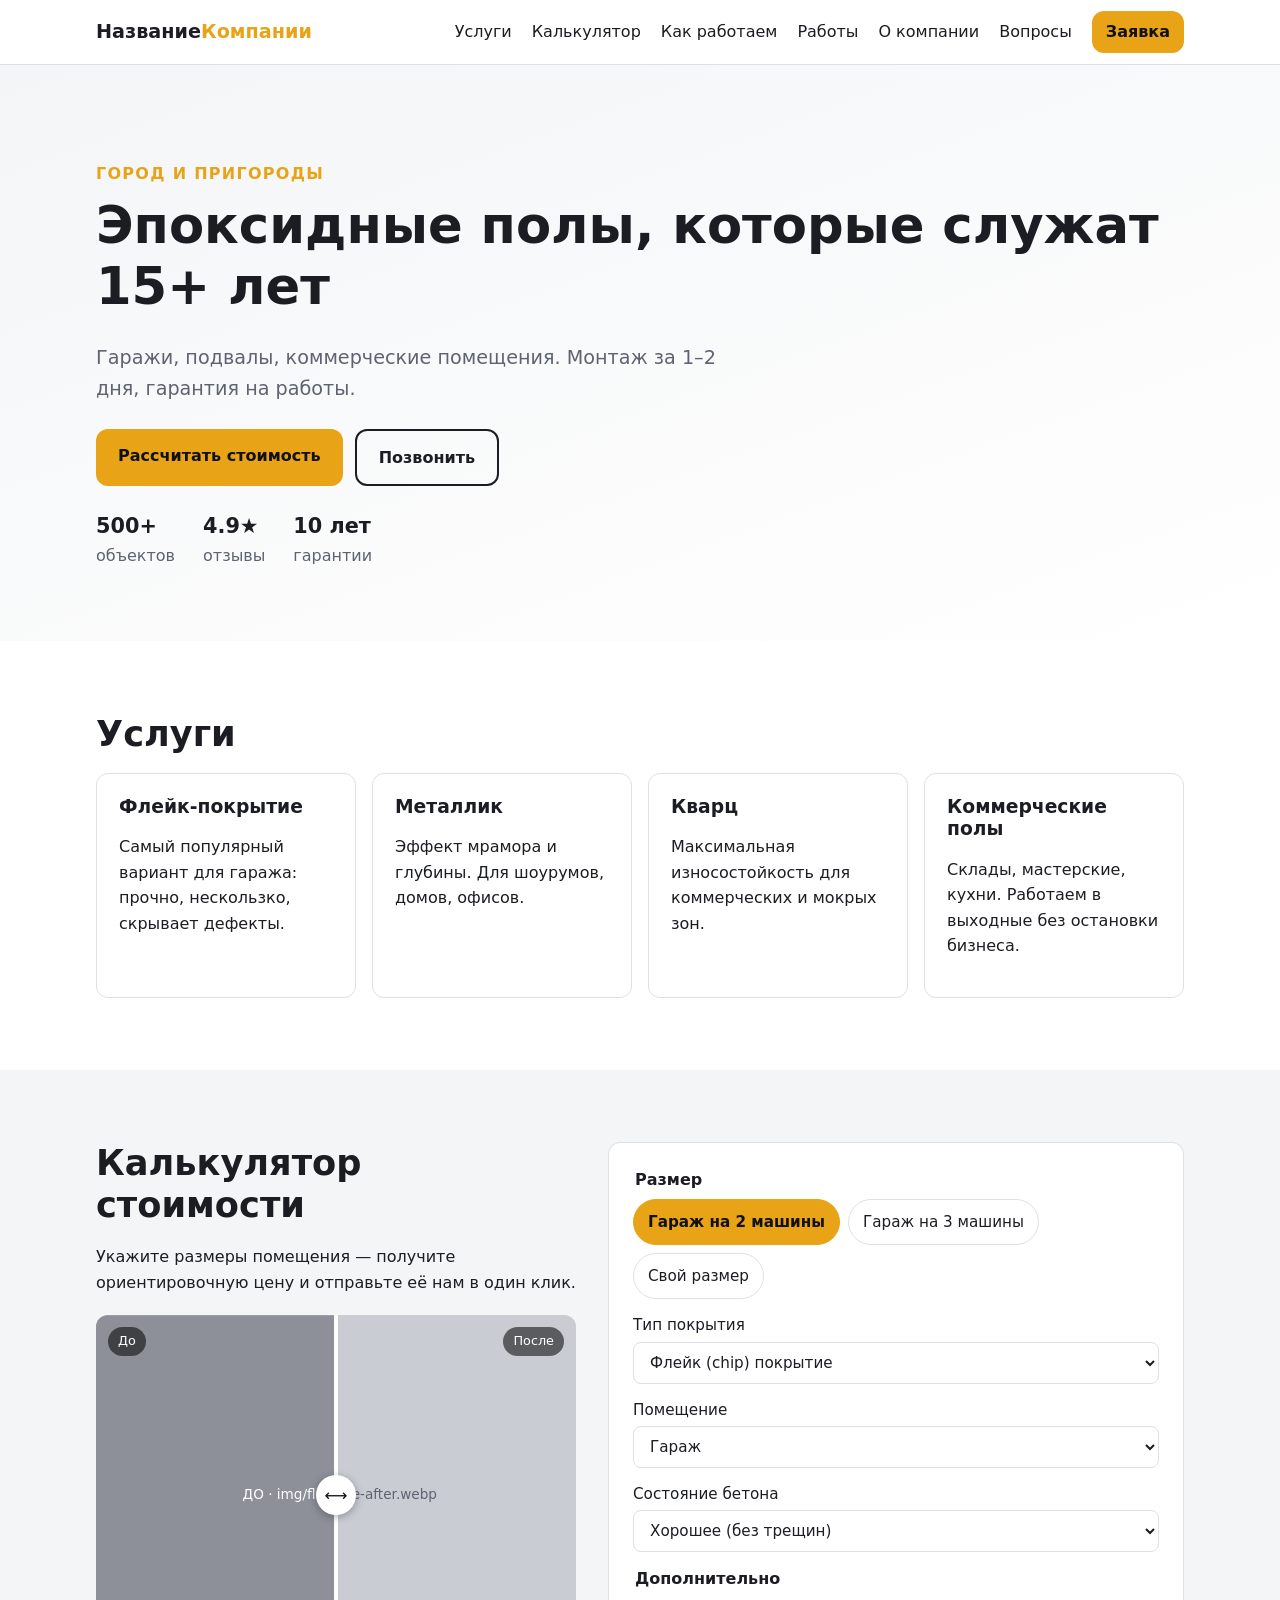
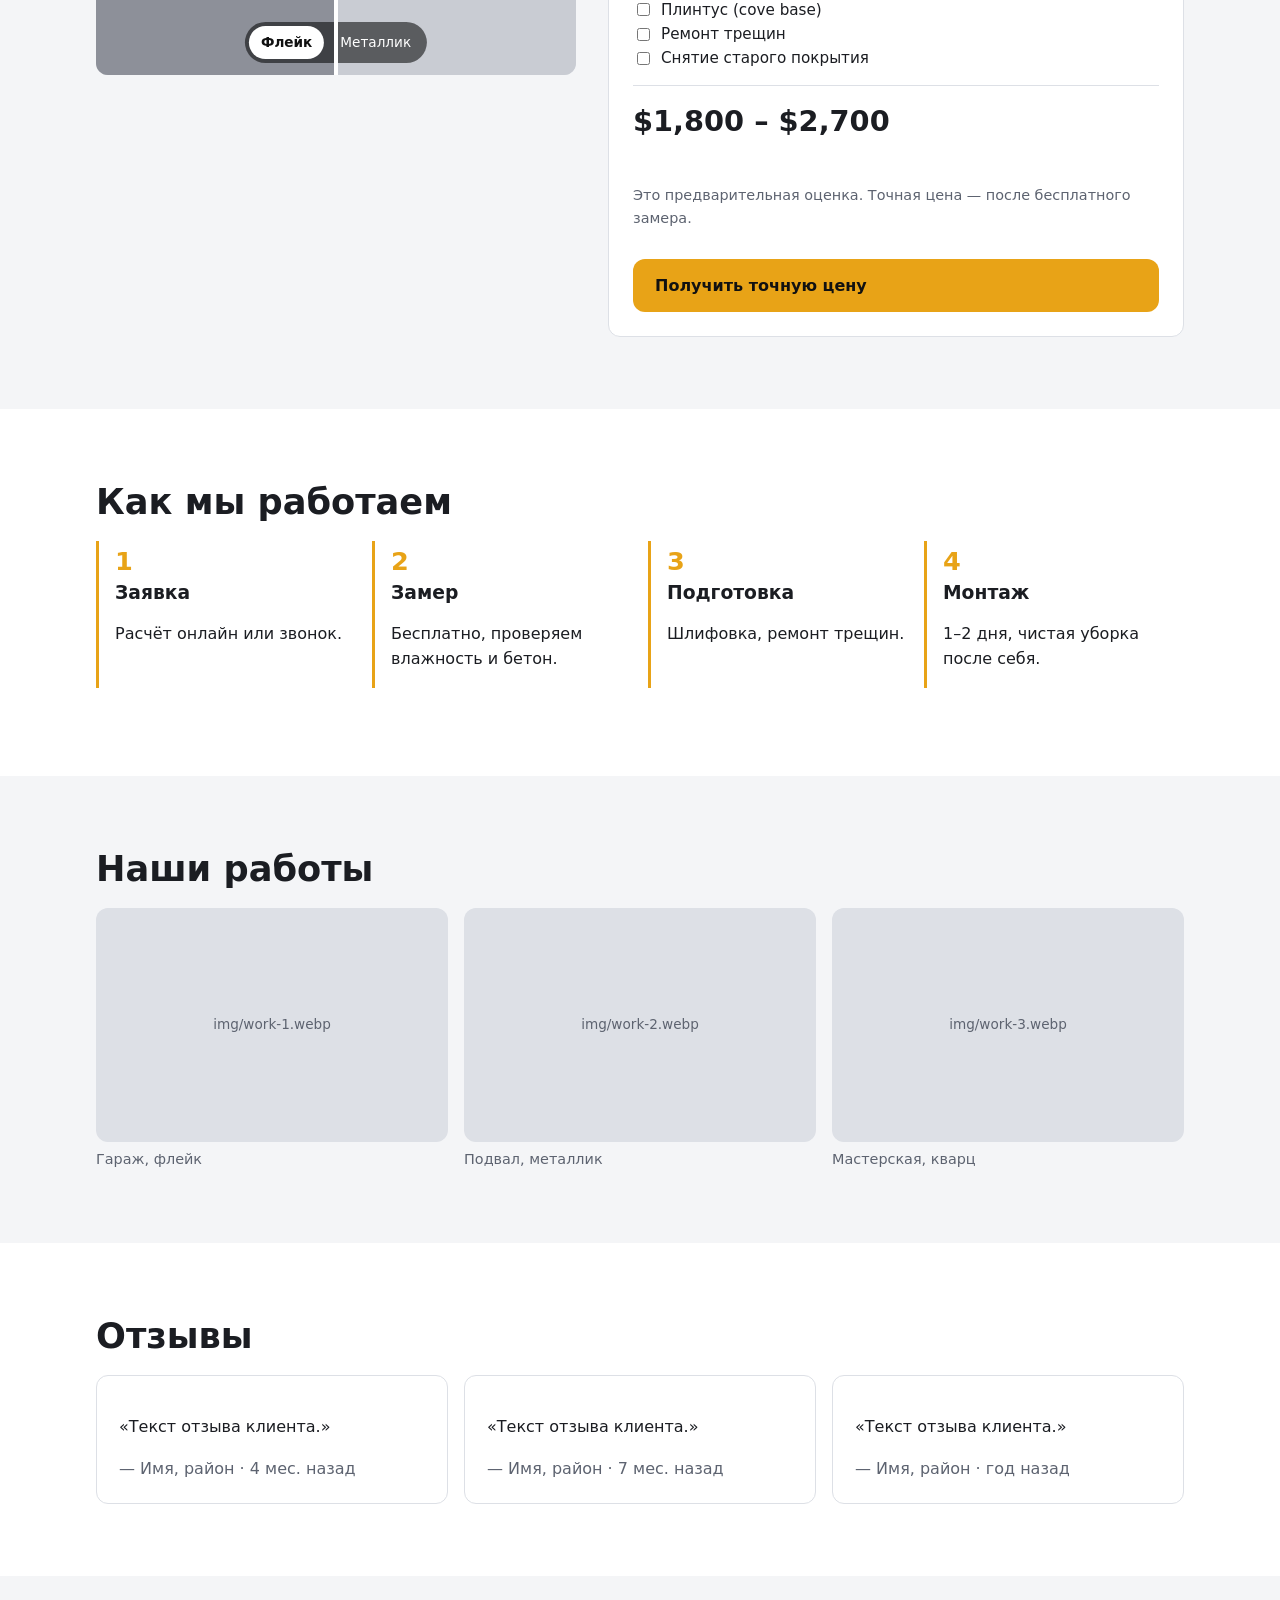
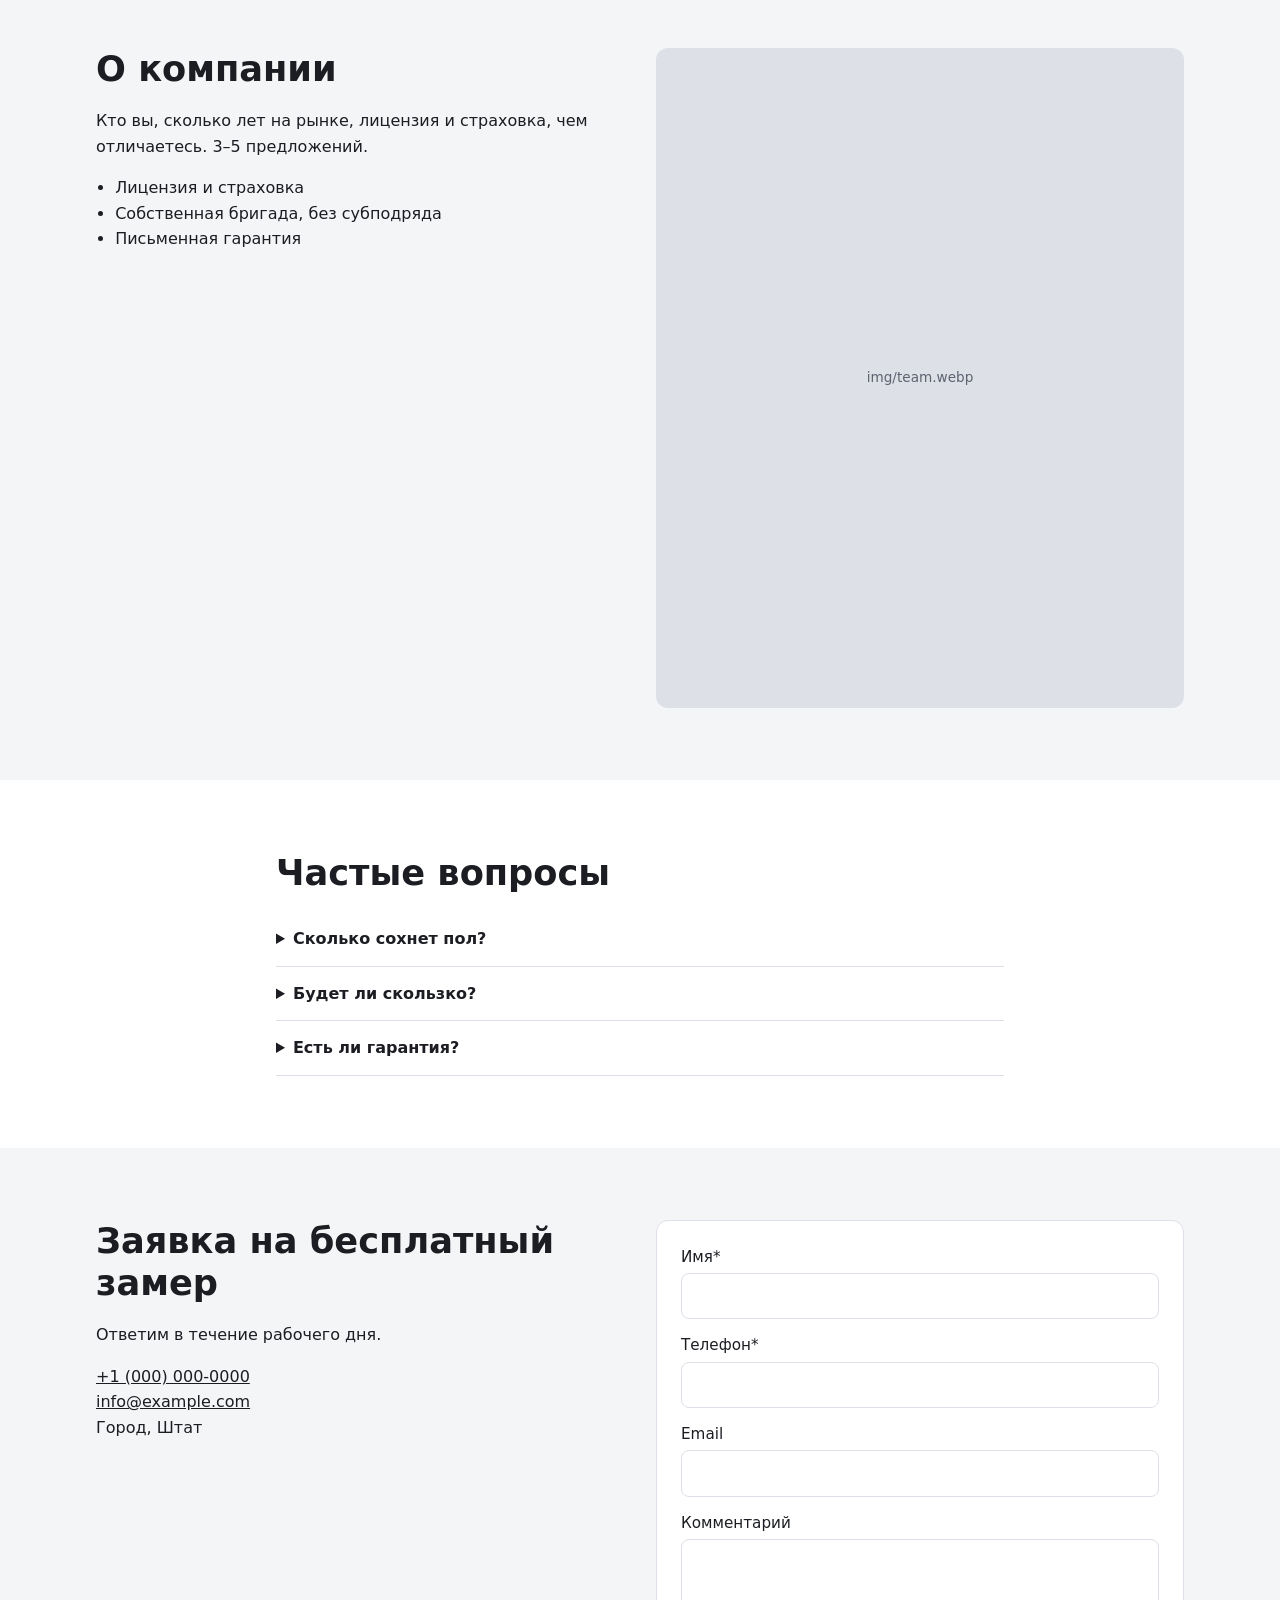
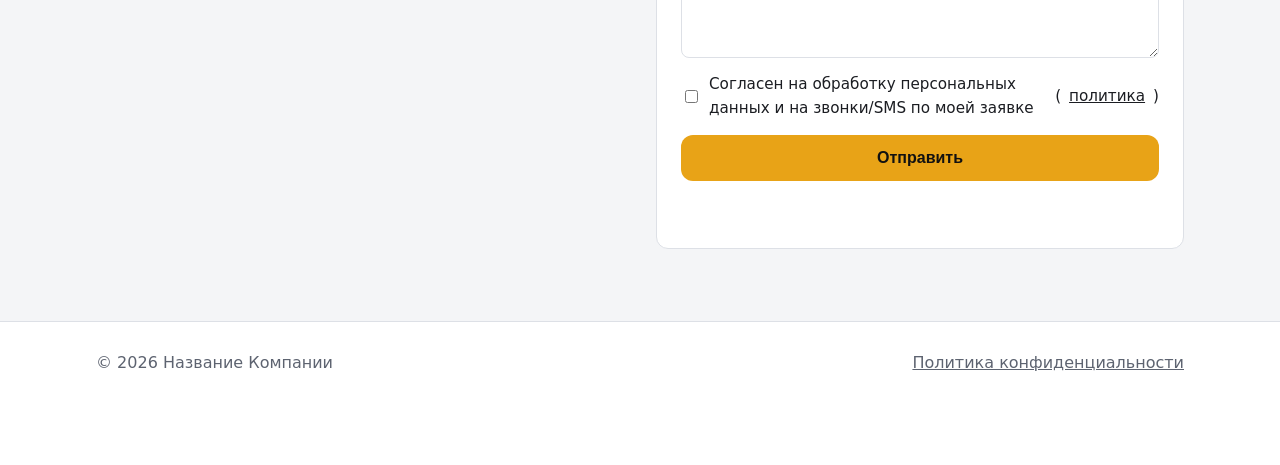
<file: templates/calculator-site-template/index.html>
<!doctype html>
<html lang="ru">
<head>
  <meta charset="utf-8">
  <meta name="viewport" content="width=device-width, initial-scale=1">
  <!--
    БЕЗОПАСНОСТЬ: Content-Security-Policy.
    Скрипты только из своих файлов (никакого inline-JS, никаких onclick="").
    Если подключаете обработчик формы — добавьте его домен в connect-src,
    например: connect-src 'self' https://formspree.io;
    На хостинге лучше отдавать CSP HTTP-заголовком (см. README, раздел "Заголовки").
  -->
  <meta http-equiv="Content-Security-Policy"
        content="default-src 'self'; script-src 'self'; style-src 'self'; img-src 'self' data:; font-src 'self'; connect-src 'self'; form-action 'self' mailto:; base-uri 'self'; object-src 'none'">
  <meta name="referrer" content="strict-origin-when-cross-origin">

  <title>Название Компании — Эпоксидные полы в Городе</title>
  <meta name="description" content="Эпоксидные и полиаспартовые полы для гаражей, подвалов и коммерческих помещений. Онлайн-калькулятор стоимости и бесплатный замер.">
  <link rel="canonical" href="https://example.com/">
  <meta property="og:title" content="Название Компании — Эпоксидные полы">
  <meta property="og:description" content="Рассчитайте стоимость пола онлайн за 30 секунд.">
  <meta property="og:type" content="website">

  <!-- SEO: карточка компании для Google (LocalBusiness). Это данные, а не скрипт — CSP её не блокирует.
       Заполните реальными значениями; лишние поля удалите. -->
  <script type="application/ld+json">
  {
    "@context": "https://schema.org",
    "@type": "HomeAndConstructionBusiness",
    "name": "Название Компании",
    "url": "https://example.com/",
    "telephone": "+1-000-000-0000",
    "email": "info@example.com",
    "areaServed": "Город и пригороды",
    "address": { "@type": "PostalAddress", "addressLocality": "Город", "addressRegion": "Штат", "addressCountry": "US" },
    "openingHours": "Mo-Sa 08:00-18:00",
    "priceRange": "$$"
  }
  </script>

  <link rel="stylesheet" href="styles.css">
  <script src="config.js" defer></script>
  <script src="app.js" defer></script>
</head>
<body>

<a class="skip-link" href="#main">Перейти к содержимому</a>

<!-- ============================================================
     БЛОК: ПРОМО-ПОЛОСА — текст и дата окончания задаются в config.js (promo).
     После даты окончания полоса скрывается сама. Не нужна — удалите блок.
     ============================================================ -->
<a id="promo" class="promo" href="#calc" hidden></a>

<!-- ============================================================
     БЛОК: ШАПКА / НАВИГАЦИЯ
     Пункты меню должны совпадать с id блоков ниже (#about, #calc ...).
     ============================================================ -->
<header class="site-header">
  <div class="container header-row">
    <a class="logo" href="#top">Название<span>Компании</span></a>
    <button class="nav-toggle" type="button" aria-expanded="false" aria-controls="nav">Меню</button>
    <nav id="nav" class="nav" aria-label="Основное меню">
      <a href="#services">Услуги</a>
      <a href="#calc">Калькулятор</a>
      <a href="#process">Как работаем</a>
      <a href="#gallery">Работы</a>
      <a href="#about">О компании</a>
      <a href="#faq">Вопросы</a>
      <a class="btn btn-small" href="#contact">Заявка</a>
    </nav>
  </div>
</header>

<main id="main">

<!-- ============================================================
     БЛОК: HERO (первый экран) — главный оффер + 2 CTA
     ============================================================ -->
<section id="top" class="hero">
  <div class="container">
    <p class="eyebrow">Город и пригороды</p>
    <h1>Эпоксидные полы, которые служат 15+ лет</h1>
    <p class="lead">Гаражи, подвалы, коммерческие помещения. Монтаж за 1–2 дня, гарантия на работы.</p>
    <div class="hero-cta">
      <a class="btn" href="#calc">Рассчитать стоимость</a>
      <a class="btn btn-ghost" data-phone-link href="#contact">Позвонить</a>
    </div>
    <ul class="trust-row">
      <li><strong>500+</strong> объектов</li>
      <li><strong>4.9★</strong> отзывы</li>
      <li><strong>10 лет</strong> гарантии</li>
    </ul>
  </div>
</section>

<!-- ============================================================
     БЛОК: УСЛУГИ / ИНФО — карточки. Копируйте <article> для новой услуги.
     ============================================================ -->
<section id="services" class="section">
  <div class="container">
    <h2>Услуги</h2>
    <div class="cards">
      <article class="card">
        <h3>Флейк-покрытие</h3>
        <p>Самый популярный вариант для гаража: прочно, нескользко, скрывает дефекты.</p>
      </article>
      <article class="card">
        <h3>Металлик</h3>
        <p>Эффект мрамора и глубины. Для шоурумов, домов, офисов.</p>
      </article>
      <article class="card">
        <h3>Кварц</h3>
        <p>Максимальная износостойкость для коммерческих и мокрых зон.</p>
      </article>
      <article class="card">
        <h3>Коммерческие полы</h3>
        <p>Склады, мастерские, кухни. Работаем в выходные без остановки бизнеса.</p>
      </article>
    </div>
  </div>
</section>

<!-- ============================================================
     БЛОК: КАЛЬКУЛЯТОР (#calc)
     Варианты в списках заполняются автоматически из config.js.
     Здесь менять только тексты.
     ============================================================ -->
<section id="calc" class="section section-alt">
  <div class="container calc-grid">
    <div>
      <h2>Калькулятор стоимости</h2>
      <p>Укажите размеры помещения — получите ориентировочную цену и отправьте её нам в один клик.</p>

      <!-- ПОД-БЛОК: СЛАЙДЕР «ДО / ПОСЛЕ». Тяните ручку мышью, пальцем или стрелками.
           Кнопки над слайдером переключают пары фото (data-pair). Замените .ph на <img>:
           <img src="img/flake-after.webp" alt="Гараж после: серый флейк" width="800" height="600"> -->
      <div class="ba" id="ba" data-pair="flake">
        <div class="ba-layer ba-after">
          <div class="ph ba-ph" data-pair="flake">ПОСЛЕ · img/flake-after.webp</div>
          <div class="ph ba-ph" data-pair="metallic">ПОСЛЕ · img/metallic-after.webp</div>
        </div>
        <div class="ba-layer ba-before">
          <div class="ph ba-ph" data-pair="flake">ДО · img/flake-before.webp</div>
          <div class="ph ba-ph" data-pair="metallic">ДО · img/metallic-before.webp</div>
        </div>
        <span class="ba-tag l">До</span><span class="ba-tag r">После</span>
        <div class="ba-pairs" role="radiogroup" aria-label="Вариант покрытия">
          <button type="button" role="radio" aria-checked="true" data-pair="flake">Флейк</button>
          <button type="button" role="radio" aria-checked="false" data-pair="metallic">Металлик</button>
        </div>
        <span class="ba-knob" id="ba-knob" role="slider" tabindex="0" aria-label="Сравнение до и после"
              aria-valuemin="0" aria-valuemax="100" aria-valuenow="50"></span>
      </div>
    </div>

    <form id="calc-form" class="calc" novalidate>
      <!-- Пресеты размеров берутся из config.js (presets). Пустой список — блок скрывается. -->
      <fieldset id="calc-presets-wrap">
        <legend>Размер</legend>
        <div id="calc-presets" class="seg"></div>
      </fieldset>

      <fieldset id="calc-manual">
        <legend>Площадь</legend>
        <div class="row">
          <label>Длина <input id="calc-length" type="number" inputmode="decimal" min="1" max="1000" step="0.1" placeholder="24"></label>
          <label>Ширина <input id="calc-width" type="number" inputmode="decimal" min="1" max="1000" step="0.1" placeholder="24"></label>
        </div>
        <label>или сразу площадь (<span data-unit></span>)
          <input id="calc-area" type="number" inputmode="decimal" min="1" step="1" placeholder="576">
        </label>
      </fieldset>

      <label>Тип покрытия <select id="calc-system"></select></label>
      <label>Помещение <select id="calc-space"></select></label>
      <label>Состояние бетона <select id="calc-condition"></select></label>

      <fieldset>
        <legend>Дополнительно</legend>
        <div id="calc-extras" class="checks"></div>
      </fieldset>

      <output id="calc-result" class="calc-result" aria-live="polite">Введите размеры</output>
      <p id="calc-note" class="muted small"></p>
      <!-- Текст кнопки меняется по режиму: instant — «Получить точную цену», gate — «Показать цену» -->
      <a id="calc-to-form" class="btn" href="#contact">Получить точную цену</a>
    </form>
  </div>
</section>

<!-- ============================================================
     БЛОК: ПРОЦЕСС / КАК РАБОТАЕМ — шаги
     ============================================================ -->
<section id="process" class="section">
  <div class="container">
    <h2>Как мы работаем</h2>
    <ol class="steps">
      <li><h3>Заявка</h3><p>Расчёт онлайн или звонок.</p></li>
      <li><h3>Замер</h3><p>Бесплатно, проверяем влажность и бетон.</p></li>
      <li><h3>Подготовка</h3><p>Шлифовка, ремонт трещин.</p></li>
      <li><h3>Монтаж</h3><p>1–2 дня, чистая уборка после себя.</p></li>
    </ol>
  </div>
</section>

<!-- ============================================================
     БЛОК: ГАЛЕРЕЯ — положите фото в папку img/ (webp/jpg, до 300 КБ).
     Обязательно заполняйте alt.
     ============================================================ -->
<section id="gallery" class="section section-alt">
  <div class="container">
    <h2>Наши работы</h2>
    <div class="gallery">
      <figure><div class="ph">img/work-1.webp</div><figcaption>Гараж, флейк</figcaption></figure>
      <figure><div class="ph">img/work-2.webp</div><figcaption>Подвал, металлик</figcaption></figure>
      <figure><div class="ph">img/work-3.webp</div><figcaption>Мастерская, кварц</figcaption></figure>
      <!-- Пример с реальным фото:
      <figure><img src="img/work-1.webp" alt="Гараж с серым флейк-покрытием" loading="lazy" width="600" height="400"><figcaption>Гараж, флейк</figcaption></figure>
      -->
    </div>
  </div>
</section>

<!-- ============================================================
     БЛОК: ОТЗЫВЫ — только реальные отзывы с согласия клиента.
     ============================================================ -->
<section id="reviews" class="section">
  <div class="container">
    <h2>Отзывы</h2>
    <div class="cards">
      <!-- datetime — реальная дата отзыва (ГГГГ-ММ-ДД). На странице покажется «3 мес. назад» и не устареет. -->
      <blockquote class="card"><p>«Текст отзыва клиента.»</p><cite>— Имя, район · <time class="ago" datetime="2026-07-29">июль 2026</time></cite></blockquote>
      <blockquote class="card"><p>«Текст отзыва клиента.»</p><cite>— Имя, район · <time class="ago" datetime="2026-04-15">апрель 2026</time></cite></blockquote>
      <blockquote class="card"><p>«Текст отзыва клиента.»</p><cite>— Имя, район · <time class="ago" datetime="2025-10-02">октябрь 2025</time></cite></blockquote>
    </div>
  </div>
</section>

<!-- ============================================================
     БЛОК: О КОМПАНИИ
     ============================================================ -->
<section id="about" class="section section-alt">
  <div class="container two-col">
    <div>
      <h2>О компании</h2>
      <p>Кто вы, сколько лет на рынке, лицензия и страховка, чем отличаетесь. 3–5 предложений.</p>
      <ul class="checklist">
        <li>Лицензия и страховка</li>
        <li>Собственная бригада, без субподряда</li>
        <li>Письменная гарантия</li>
      </ul>
    </div>
    <div class="ph tall">img/team.webp</div>
  </div>
</section>

<!-- ============================================================
     БЛОК: FAQ — нативный <details>, без JS
     ============================================================ -->
<section id="faq" class="section">
  <div class="container narrow">
    <h2>Частые вопросы</h2>
    <details><summary>Сколько сохнет пол?</summary><p>Ходить — через 24 часа, заезжать на машине — через 3–5 дней.</p></details>
    <details><summary>Будет ли скользко?</summary><p>Флейк и кварц имеют фактуру; в мокрые зоны добавляем противоскользящую добавку.</p></details>
    <details><summary>Есть ли гарантия?</summary><p>Да, письменная гарантия на материалы и работы.</p></details>
  </div>
</section>

<!-- ============================================================
     БЛОК: КОНТАКТЫ / ФОРМА ЗАЯВКИ
     Поле "website" — ловушка для ботов (honeypot), не удалять.
     ============================================================ -->
<section id="contact" class="section section-alt">
  <div class="container two-col">
    <div>
      <h2>Заявка на бесплатный замер</h2>
      <p>Ответим в течение рабочего дня.</p>
      <p><a data-phone-link href="#">телефон</a><br><a data-email-link href="#">email</a><br><span data-city></span></p>
    </div>

    <form id="lead-form" class="leadbox" novalidate>
      <label>Имя* <input name="name" required maxlength="80" autocomplete="name"></label>
      <label>Телефон* <input name="phone" type="tel" required maxlength="25" autocomplete="tel" pattern="[0-9+\(\)\- ]{7,25}"></label>
      <label>Email <input name="email" type="email" maxlength="120" autocomplete="email"></label>
      <label>Комментарий <textarea name="message" rows="4" maxlength="1500"></textarea></label>
      <input type="hidden" name="estimate" id="lead-estimate">
      <!-- Источник заявки: заполняется автоматически из ссылки (реклама Google, UTM-метки) -->
      <input type="hidden" name="gclid"><input type="hidden" name="utm_source"><input type="hidden" name="utm_campaign">
      <div class="hp" aria-hidden="true">
        <label>Website <input name="website" tabindex="-1" autocomplete="off"></label>
      </div>
      <!-- Текст согласия отправляется вместе с заявкой — так остаётся доказательство согласия (TCPA/GDPR). -->
      <label class="consent"><input type="checkbox" name="consent" required> <span id="consent-text">Согласен на обработку персональных данных и на звонки/SMS по моей заявке</span> (<a href="privacy.html">политика</a>)</label>
      <button class="btn" type="submit">Отправить</button>
      <p id="lead-status" class="small" role="status"></p>
    </form>
  </div>
</section>

</main>

<!-- ============================================================
     БЛОК: ПОДВАЛ
     ============================================================ -->
<footer class="site-footer">
  <div class="container footer-row">
    <span>© <span data-year></span> <span data-company></span></span>
    <a href="privacy.html">Политика конфиденциальности</a>
  </div>
</footer>

<!-- ============================================================
     БЛОК: НИЖНЯЯ ПАНЕЛЬ (только мобильные). Появляется после первого экрана,
     прячется, когда на экране форма заявки (там те же кнопки).
     ============================================================ -->
<div class="dock" id="dock" aria-hidden="true">
  <a class="btn" data-phone-link href="#contact" tabindex="-1">Позвонить</a>
  <a class="btn btn-ghost" href="#calc" tabindex="-1">Расчёт цены</a>
</div>

</body>
</html>
</file>
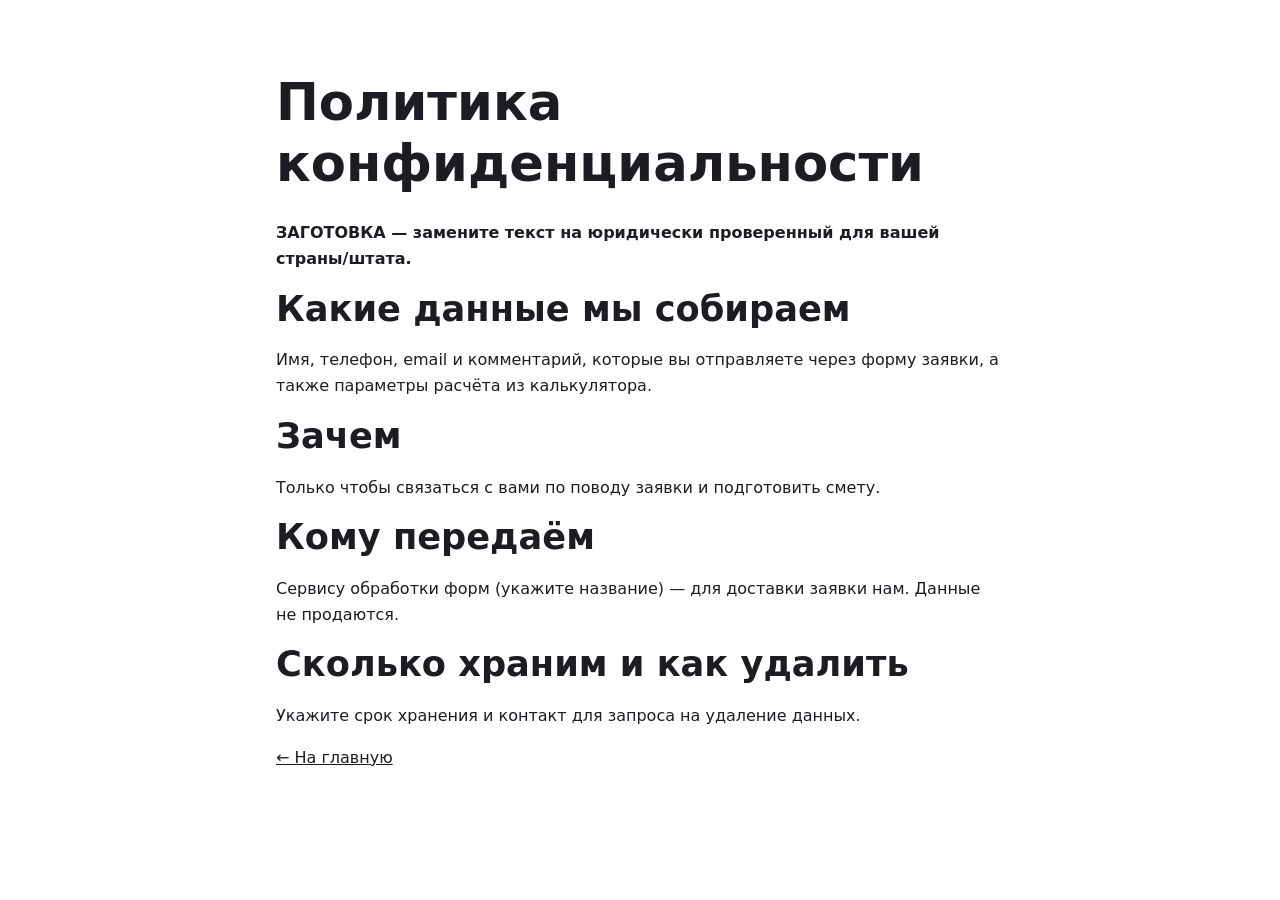
<file: templates/calculator-site-template/privacy.html>
<!doctype html>
<html lang="ru">
<head>
  <meta charset="utf-8">
  <meta name="viewport" content="width=device-width, initial-scale=1">
  <meta http-equiv="Content-Security-Policy" content="default-src 'self'; style-src 'self'; object-src 'none'; base-uri 'self'">
  <title>Политика конфиденциальности</title>
  <link rel="stylesheet" href="styles.css">
</head>
<body>
<main class="section"><div class="container narrow">
  <h1>Политика конфиденциальности</h1>
  <p><strong>ЗАГОТОВКА — замените текст на юридически проверенный для вашей страны/штата.</strong></p>
  <h2>Какие данные мы собираем</h2>
  <p>Имя, телефон, email и комментарий, которые вы отправляете через форму заявки, а также параметры расчёта из калькулятора.</p>
  <h2>Зачем</h2>
  <p>Только чтобы связаться с вами по поводу заявки и подготовить смету.</p>
  <h2>Кому передаём</h2>
  <p>Сервису обработки форм (укажите название) — для доставки заявки нам. Данные не продаются.</p>
  <h2>Сколько храним и как удалить</h2>
  <p>Укажите срок хранения и контакт для запроса на удаление данных.</p>
  <p><a href="index.html">← На главную</a></p>
</div></main>
</body>
</html>
</file>
<file: templates/calculator-site-template/styles.css>
/* ============================================================
   ТЕМА — меняйте цвета и шрифт здесь, остальное подстроится.
   ============================================================ */
:root {
  --brand: #e8a317;          /* основной цвет (кнопки, акценты) */
  --brand-ink: #111;         /* текст на кнопке */
  --bg: #ffffff;
  --bg-alt: #f4f5f7;
  --text: #1b1d22;
  --muted: #5d6370;
  --border: #dde0e6;
  --radius: 12px;
  --font: system-ui, -apple-system, "Segoe UI", Roboto, Arial, sans-serif;
  --max: 1120px;
}
@media (prefers-color-scheme: dark) {
  :root { --bg: #121418; --bg-alt: #1a1d23; --text: #eceef2; --muted: #a3a9b5; --border: #2c3038; }
}

* { box-sizing: border-box; }
[hidden] { display: none !important; }
html { scroll-behavior: smooth; }
@media (prefers-reduced-motion: reduce) { html { scroll-behavior: auto; } }
body { margin: 0; font: 16px/1.6 var(--font); color: var(--text); background: var(--bg); }
img { max-width: 100%; height: auto; display: block; }
a { color: inherit; }
h1, h2, h3 { line-height: 1.2; margin: 0 0 .5em; }
h1 { font-size: clamp(2rem, 5vw, 3.2rem); }
h2 { font-size: clamp(1.6rem, 3.5vw, 2.2rem); }
.container { width: 100%; max-width: var(--max); margin: 0 auto; padding: 0 16px; }
.narrow { max-width: 760px; }
.section { padding: 72px 0; scroll-margin-top: 64px; }
.section-alt { background: var(--bg-alt); }
.muted { color: var(--muted); }
.small { font-size: .9rem; }
.skip-link { position: absolute; left: -999px; }
.skip-link:focus { left: 16px; top: 16px; z-index: 100; background: var(--bg); padding: 8px; }

/* Кнопки */
.btn { display: inline-block; background: var(--brand); color: var(--brand-ink); border: 0; border-radius: var(--radius);
       padding: 14px 22px; font-weight: 700; text-decoration: none; cursor: pointer; font-size: 1rem; }
.btn:hover { filter: brightness(1.05); }
.btn:focus-visible, a:focus-visible, input:focus-visible, select:focus-visible, textarea:focus-visible { outline: 3px solid var(--brand); outline-offset: 2px; }
.btn-ghost { background: transparent; color: inherit; border: 2px solid currentColor; }
.btn-small { padding: 8px 14px; }

/* Шапка */
.site-header { position: sticky; top: 0; z-index: 50; background: var(--bg); border-bottom: 1px solid var(--border); }
.header-row { display: flex; align-items: center; justify-content: space-between; min-height: 64px; }
.logo { font-weight: 800; font-size: 1.2rem; text-decoration: none; }
.logo span { color: var(--brand); }
.nav { display: flex; gap: 20px; align-items: center; }
.nav a { text-decoration: none; }
.nav-toggle { display: none; background: none; border: 1px solid var(--border); color: inherit; padding: 8px 12px; border-radius: 8px; }
@media (max-width: 860px) {
  .nav-toggle { display: block; }
  .nav { display: none; position: absolute; top: 64px; left: 0; right: 0; flex-direction: column; background: var(--bg);
         padding: 16px; border-bottom: 1px solid var(--border); }
  .nav.open { display: flex; }
}

/* Hero */
.hero { padding: 96px 0 72px; background: linear-gradient(160deg, var(--bg-alt), var(--bg)); }
.eyebrow { text-transform: uppercase; letter-spacing: .08em; color: var(--brand); font-weight: 700; margin: 0 0 8px; }
.lead { font-size: 1.2rem; color: var(--muted); max-width: 640px; }
.hero-cta { display: flex; gap: 12px; flex-wrap: wrap; margin: 24px 0; }
.trust-row { list-style: none; padding: 0; margin: 0; display: flex; gap: 28px; flex-wrap: wrap; color: var(--muted); }
.trust-row strong { color: var(--text); font-size: 1.3rem; display: block; }

/* Карточки */
.cards { display: grid; gap: 16px; grid-template-columns: repeat(auto-fit, minmax(230px, 1fr)); }
.card { background: var(--bg); border: 1px solid var(--border); border-radius: var(--radius); padding: 22px; margin: 0; }
.section-alt .card { background: var(--bg); }
cite { color: var(--muted); font-style: normal; }

/* Калькулятор */
.calc-grid { display: grid; gap: 32px; grid-template-columns: 1fr 1.2fr; align-items: start; }
.calc, .leadbox { background: var(--bg); border: 1px solid var(--border); border-radius: var(--radius); padding: 24px; display: grid; gap: 14px; }
.calc fieldset { border: 0; padding: 0; margin: 0; display: grid; gap: 10px; }
.calc legend { font-weight: 700; margin-bottom: 6px; }
.row { display: grid; grid-template-columns: 1fr 1fr; gap: 12px; }
label { display: grid; gap: 4px; font-size: .95rem; }
input, select, textarea { font: inherit; color: inherit; background: var(--bg); border: 1px solid var(--border); border-radius: 8px; padding: 10px 12px; width: 100%; }
.checks label, .consent { display: flex; gap: 8px; align-items: center; }
.checks input, .consent input { width: auto; }
.calc-result { display: block; font-size: 1.8rem; font-weight: 800; color: var(--text); padding: 12px 0; border-top: 1px solid var(--border); }

/* Шаги */
.steps { list-style: none; counter-reset: s; padding: 0; display: grid; gap: 16px; grid-template-columns: repeat(auto-fit, minmax(200px, 1fr)); }
.steps li { counter-increment: s; border-left: 3px solid var(--brand); padding-left: 16px; }
.steps li::before { content: counter(s); font-weight: 800; color: var(--brand); font-size: 1.6rem; }

/* Галерея */
.gallery { display: grid; gap: 16px; grid-template-columns: repeat(auto-fit, minmax(240px, 1fr)); }
.gallery figure { margin: 0; }
figcaption { color: var(--muted); font-size: .9rem; padding-top: 6px; }
.ph { aspect-ratio: 3/2; background: var(--border); border-radius: var(--radius); display: grid; place-items: center; color: var(--muted); font-size: .85rem; }
.ph.tall { aspect-ratio: 4/5; }

/* Две колонки */
.two-col { display: grid; gap: 32px; grid-template-columns: 1fr 1fr; align-items: start; }
.checklist { padding-left: 1.2em; }

/* FAQ */
details { border-bottom: 1px solid var(--border); padding: 14px 0; }
summary { cursor: pointer; font-weight: 700; }

/* Форма */
.hp { position: absolute; left: -10000px; width: 1px; height: 1px; overflow: hidden; }
.ok { color: #1f8a4c; }
.err { color: #c0392b; }

/* Подвал */
.site-footer { padding: 28px 0 90px; border-top: 1px solid var(--border); color: var(--muted); }
.footer-row { display: flex; justify-content: space-between; flex-wrap: wrap; gap: 12px; }

/* Нижняя панель (мобильные): появляется после первого экрана */
.dock { display: none; }
@media (max-width: 860px) {
  .calc-grid, .two-col { grid-template-columns: 1fr; }
  .section { padding: 56px 0; }
  .dock { display: grid; grid-template-columns: 1fr 1fr; gap: 8px; position: fixed; left: 12px; right: 12px; bottom: 12px; z-index: 60;
          padding: 8px; background: var(--bg); border: 1px solid var(--border); border-radius: calc(var(--radius) + 4px);
          box-shadow: 0 8px 24px rgba(0,0,0,.18); transform: translateY(140%); transition: transform .25s ease; }
  .dock.show { transform: none; }
  .dock .btn { text-align: center; padding: 12px; }
}
@media (prefers-reduced-motion: reduce) { .dock { transition: none; } }

/* Промо-полоса */
.promo { display: block; background: var(--brand); color: var(--brand-ink); text-align: center; font-weight: 700;
         padding: 10px 16px; text-decoration: none; font-size: .95rem; }

/* Сегментированный выбор (пресеты размеров) */
.seg { display: flex; flex-wrap: wrap; gap: 8px; }
.seg label { display: block; }
.seg input { position: absolute; opacity: 0; width: 1px; height: 1px; }
.seg span { display: block; padding: 10px 14px; border: 1px solid var(--border); border-radius: 999px; cursor: pointer; }
.seg input:checked + span { background: var(--brand); color: var(--brand-ink); border-color: var(--brand); font-weight: 700; }
.seg input:focus-visible + span { outline: 3px solid var(--brand); outline-offset: 2px; }
.calc-result.gated { font-size: 1rem; font-weight: 600; color: var(--muted); }

/* Слайдер «до / после» */
.ba { --x: 50%; position: relative; margin-top: 20px; border-radius: var(--radius); overflow: hidden; aspect-ratio: 4/3;
      touch-action: pan-y; user-select: none; cursor: ew-resize; background: var(--border); }
.ba-layer { position: absolute; inset: 0; }
.ba-layer > * { position: absolute; inset: 0; width: 100%; height: 100%; object-fit: cover; aspect-ratio: auto; border-radius: 0; }
.ba-after > .ph { background: #c9ccd3; }
.ba-before > .ph { background: #8d9099; color: #fff; }
.ba-before { clip-path: inset(0 calc(100% - var(--x)) 0 0); }
.ba [data-pair] { display: none; }
.ba[data-pair="flake"] .ba-layer > [data-pair="flake"],
.ba[data-pair="metallic"] .ba-layer > [data-pair="metallic"] { display: grid; }
.ba .ba-pairs button { display: inline-block; }
.ba-tag { position: absolute; top: 12px; background: rgba(0,0,0,.55); color: #fff; font-size: .8rem; padding: 4px 10px; border-radius: 999px; }
.ba-tag.l { left: 12px; } .ba-tag.r { right: 12px; }
.ba-pairs { position: absolute; bottom: 12px; left: 50%; transform: translateX(-50%); display: flex; gap: 4px;
            background: rgba(0,0,0,.55); padding: 4px; border-radius: 999px; }
.ba-pairs button { border: 0; background: transparent; color: #fff; padding: 6px 12px; border-radius: 999px; cursor: pointer; font: inherit; font-size: .85rem; }
.ba-pairs button[aria-checked="true"] { background: #fff; color: #111; font-weight: 700; }
.ba-knob { position: absolute; top: 0; bottom: 0; left: var(--x); width: 4px; margin-left: -2px; background: #fff; }
.ba-knob::after { content: "⟷"; position: absolute; top: 50%; left: 50%; transform: translate(-50%,-50%); width: 40px; height: 40px;
                  display: grid; place-items: center; background: #fff; color: #111; border-radius: 50%; box-shadow: 0 2px 8px rgba(0,0,0,.3); }
</file>
